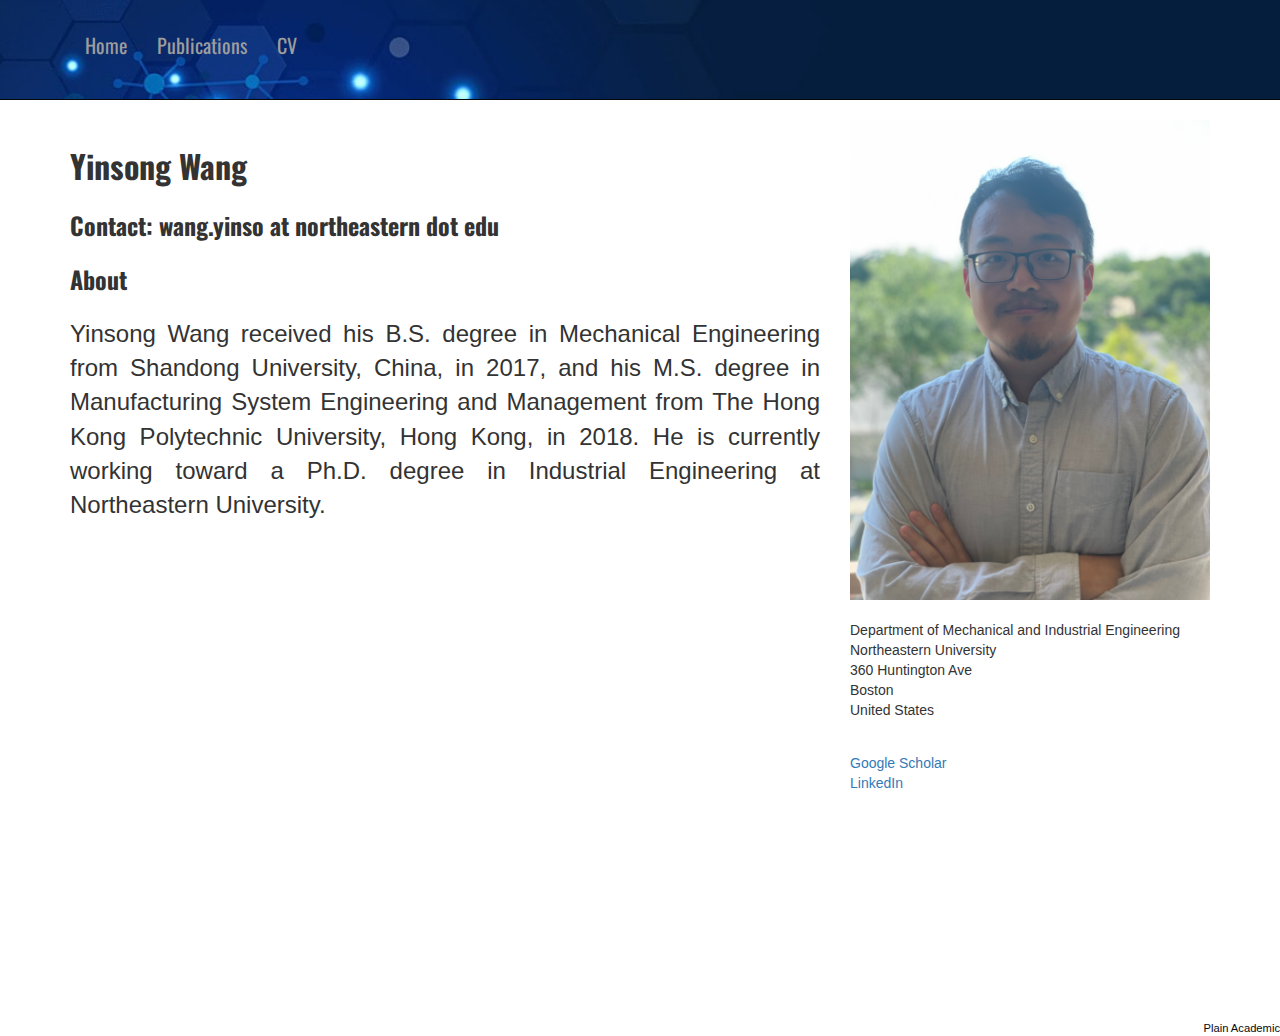
<file: index.html>
<!DOCTYPE html>
<!--
    Plain-Academic by Vasilios Mavroudis
    Released under the Simplified BSD License/FreeBSD (2-clause) License.
    https://github.com/mavroudisv/plain-academic
-->

<html lang="en">
<head>
  <title>Yinsong Wang</title>
  <meta charset="utf-8">
  <meta name="viewport" content="width=device-width, initial-scale=1">
  <link rel="stylesheet" href="https://maxcdn.bootstrapcdn.com/bootstrap/3.3.6/css/bootstrap.min.css">
  <script src="https://ajax.googleapis.com/ajax/libs/jquery/1.12.0/jquery.min.js"></script>
  <script src="https://maxcdn.bootstrapcdn.com/bootstrap/3.3.6/js/bootstrap.min.js"></script>
  <link href='https://fonts.googleapis.com/css?family=Oswald:700' rel='stylesheet' type='text/css'>

  <style>
    /* Navigation bar styles */
    .navbar {
      width: 100%; /* Set the desired width, e.g., 100% to span the entire viewport width */
      height: 100px; /* Set the desired height, e.g., 200px */
      background-image: url('background.jpg'); /* Replace 'your-background-image.jpg' with the path to your background image */
      background-size: contain;
      background-repeat: no-repeat;
      background-attachment: fixed;
      padding: 20px 0; /* Add some padding to the top and bottom */
    }
    

    .navbar-brand {
      font-size: 36px; /* Increase the font size for the brand/logo */
      font-family: 'Oswald', sans-serif; /* Use your preferred font-family */
      color: #0a0707; /* Text color */
    }
  
    .navbar-nav > li > a {
      font-size: 20px; /* Increase the font size for the navigation links */
      font-family: 'Oswald', sans-serif; /* Use your preferred font-family */
      color: #070505; /* Text color */
    }
  
    .navbar-toggle {
      background-color: #0a0909; /* Color of the toggle button */
    }
  
    .navbar-toggle .icon-bar {
      background-color: #07090c; /* Color of the toggle button's bars */
    }
  </style>

</head>
<body>


<!-- Navigation -->
	<nav class="navbar navbar-inverse navbar-static-top" role="navigation">
	  <div class="container">
		<div class="navbar-header">
		  <button type="button" class="navbar-toggle collapsed" data-toggle="collapse" data-target="#bs-example-navbar-collapse-1">
						<span class="sr-only">Toggle navigation</span>
						<span class="icon-bar"></span>
						<span class="icon-bar"></span>
						<span class="icon-bar"></span>
					</button>
		</div>

		<!-- Collect the nav links, forms, and other content for toggling -->
		<div class="collapse navbar-collapse" id="bs-example-navbar-collapse-1">
		  <ul class="nav navbar-nav">
				  <li><a href="index.html">Home</a></li>
				  <li><a href="publication.html">Publications</a></li> 
				  <li><a href="cv.pdf">CV</a></li> 
		  </ul>
		</div>
	  </div>
	</nav>
  
  <!-- Page Content -->
    <div class="container">

        <div class="row">

            <!-- Entries Column -->
            <div class="col-md-8" style="height: 100vh;">
                
                
                
                <div style="margin-top:3%; text-align:justify;">
                  <div style="font-family: 'Oswald', sans-serif; font-size: 32px;"><b>Yinsong Wang</b></div><br> 
                  <div style="font-family: 'Oswald', sans-serif; font-size: 24px;"><b>Contact: wang.yinso at northeastern dot edu</b></div><br>  
                  <div style="font-family: 'Oswald', sans-serif; font-size: 24px;"><b>About</b></div><br>           
					<p style="font-size: 24px;">Yinsong Wang received his B.S. degree in Mechanical Engineering from Shandong University, China, in 2017, and his M.S. degree in Manufacturing System Engineering and Management from The Hong Kong Polytechnic University, 
            Hong Kong, in 2018. He is currently working toward a Ph.D. degree in Industrial Engineering at Northeastern University.</p>
					
                </div>
            </div> 

            <!-- Contact Info on the Sidebar -->
            <div class="col-md-4">
              <!-- Main Image -->
              <img class="img-responsive" src="Yinsong.jpg" alt=""><br>
                <p>Department of Mechanical and Industrial Engineering<br>
                Northeastern University<br>
                360 Huntington Ave<br>
                Boston <br>
                United States<br>
                </p>
            </div>
            
            
            <!-- Links on the Sidebar -->
            <div class="col-md-4" style="margin-top:2%">
              <dd><a href="https://scholar.google.com/citations?user=j87QtCAAAAAJ&hl=en">Google Scholar</a></dd> 
              <dd><a href="https://www.linkedin.com/in/yinsong-wang-126838b9?challengeId=AQFhGlMibCMSUwAAAYmYwOeciYEh30wthq7RW2WFlBcPnTkUyChfyclcVHqLfw42Bnbmr3MOeLHCviAKdRGgfUoKKcU5l3u_KQ&submissionId=5251725f-15cf-7517-809e-bab94ed22331&challengeSource=AgE1CQhQqJ7bPQAAAYmYwRBGeojLLRoFOs440HiaRTTDukZ-rfssZ4AnPR3dqbI&challegeType=AgHVhe8D-IvM-wAAAYmYwRBK5OJkjhysSpPONL16UIuPNwqmWxN0PSE&memberId=AgGLeQ7Fa7zxrwAAAYmYwRBNukQ4rUZOO3V-rkRxVft_FPE&recognizeDevice=AgFmxNjWJJZHswAAAYmYwRBRpfc9Wri9FCFMC05EGrhT1MXnEdZz">LinkedIn</a></dd>
            </div>

            
        </div>


    </div>
    <!-- /.container -->
    
    <!-- Other people may like it too! -->
    <a style="color:#07090c;font-size:0.8em; float:right;" href="https://github.com/mavroudisv/plain-academic">Plain Academic</a> 
    
</body>

</html>
</file>
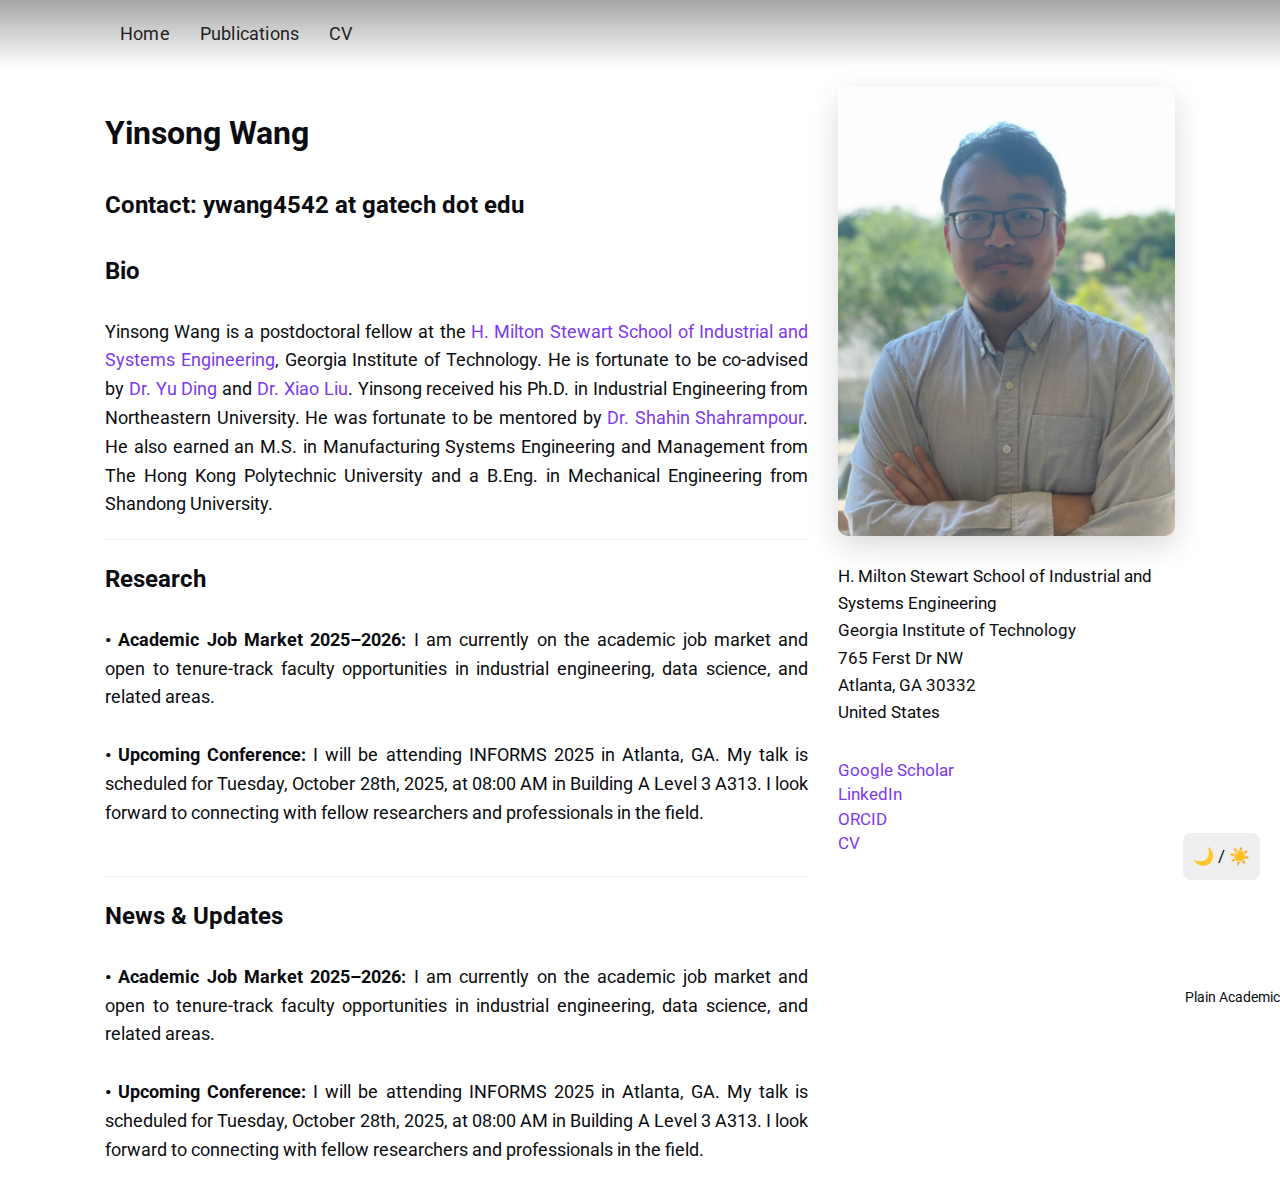
<file: index_2.html>
<!DOCTYPE html>
<!--
    Plain-Academic by Vasilios Mavroudis
    Released under the Simplified BSD License/FreeBSD (2-clause) License.
    https://github.com/mavroudisv/plain-academic
-->

<html lang="en">
<head>
  <title>Yinsong Wang</title>
  <meta charset="utf-8">
  <meta name="viewport" content="width=device-width, initial-scale=1">
  <link rel="stylesheet" href="https://maxcdn.bootstrapcdn.com/bootstrap/3.3.6/css/bootstrap.min.css">
  <script src="https://ajax.googleapis.com/ajax/libs/jquery/1.12.0/jquery.min.js"></script>
  <script src="https://maxcdn.bootstrapcdn.com/bootstrap/3.3.6/js/bootstrap.min.js"></script>
  <link href="https://fonts.googleapis.com/css2?family=Roboto:wght@400;700&display=swap" rel="stylesheet">
  <link rel="stylesheet" href="styles.css">

  <style>
    /* Navigation bar styles */
    .navbar {
      width: 100%; /* Set the desired width, e.g., 100% to span the entire viewport width */
      /*height: 100px; /* Set the desired height, e.g., 200px */
      background-image: url('background.jpg'); /* Replace 'your-background-image.jpg' with the path to your background image */
      background-size: contain;
      background-repeat: no-repeat;
      /* background-attachment: fixed;
      padding: 20px 0; /* Add some padding to the top and bottom */
    }
    

    .navbar-brand {
      font-size: 36px; /* Increase the font size for the brand/logo */
      font-family: 'Oswald', sans-serif; /* Use your preferred font-family */
      color: #0a0707; /* Text color */
    }
  
    .navbar-nav > li > a {
      font-size: 20px; /* Increase the font size for the navigation links */
      font-family: 'Oswald', sans-serif; /* Use your preferred font-family */
      color: #070505; /* Text color */
    }
  
    .navbar-toggle {
      background-color: #0a0909; /* Color of the toggle button */
    }
  
    .navbar-toggle .icon-bar {
      background-color: #07090c; /* Color of the toggle button's bars */
    }
  </style>
</head>
<body>


<!-- Navigation -->
	<nav class="navbar navbar-inverse navbar-static-top" role="navigation">
	  <div class="container">
		<div class="navbar-header">
		  <button type="button" class="navbar-toggle collapsed" data-toggle="collapse" data-target="#bs-example-navbar-collapse-1">
						<span class="sr-only">Toggle navigation</span>
						<span class="icon-bar"></span>
						<span class="icon-bar"></span>
						<span class="icon-bar"></span>
					</button>
		</div>

		<!-- Collect the nav links, forms, and other content for toggling -->
		<div class="collapse navbar-collapse" id="bs-example-navbar-collapse-1">
		  <ul class="nav navbar-nav">
				  <li><a href="index.html">Home</a></li>
				  <li><a href="publication.html">Publications</a></li> 
				  <li><a href="cv.pdf">CV</a></li> 
		  </ul>
		</div>
	  </div>
	</nav>
  
  <!-- Page Content -->
    <div class="container page">

        <div class="row">

            <!-- Entries Column -->
            <div class="col-md-8" style="height: 100vh;">
                
                
                
                <div style="margin-top:3%; text-align:justify;" data-reveal>
                  <div style="font-family: 'Roboto', sans-serif; font-size: 32px;"><b>Yinsong Wang</b></div><br>
                  <div style="font-family: 'Roboto', sans-serif; font-size: 24px;"><b>Contact: ywang4542 at gatech dot edu</b></div><br>  
                  <div style="font-family: 'Roboto', sans-serif; font-size: 24px;"><b>Bio</b></div><br>           
					<p style="font-size: 18px;">
              Yinsong Wang is a postdoctoral fellow at the <a href="https://www.isye.gatech.edu/" target="_blank">H. Milton Stewart School of Industrial and Systems Engineering</a>, Georgia Institute of Technology. 
              He is fortunate to be co-advised by <a href="https://sites.google.com/view/yuding/home" target="_blank">Dr. Yu Ding</a> and <a href="https://sites.google.com/site/liuxiaosite1/" target="_blank">Dr. Xiao Liu</a>. 
              Yinsong received his Ph.D. in Industrial Engineering from Northeastern University. He was fortunate to be mentored by <a href="https://coe.northeastern.edu/people/shahrampour-shahin/" target="_blank">Dr. Shahin Shahrampour</a>. 
              He also earned an M.S. in Manufacturing Systems Engineering and Management from The Hong Kong Polytechnic University and a B.Eng. in Mechanical Engineering from Shandong University.
          </p>
          <hr>
          <div style="font-family: 'Roboto', sans-serif; font-size: 24px;"><b>Research </b></div><br>

          <p style="font-size: 18px;">
            <strong>• Academic Job Market 2025–2026:</strong> I am currently on the academic job market and open to tenure-track faculty opportunities in industrial engineering, data science, and related areas.<br><br>
            <strong>• Upcoming Conference:</strong> I will be attending INFORMS 2025 in Atlanta, GA. My talk is scheduled for Tuesday, October 28th, 2025, at 08:00 AM in Building A Level 3 A313. I look forward to connecting with fellow researchers and professionals in the field.<br><br>
          </p>
          <hr>
          <div style="font-family: 'Roboto', sans-serif; font-size: 24px;"><b>News & Updates</b></div><br>

          <p style="font-size: 18px;">
            <strong>• Academic Job Market 2025–2026:</strong> I am currently on the academic job market and open to tenure-track faculty opportunities in industrial engineering, data science, and related areas.<br><br>
            <strong>• Upcoming Conference:</strong> I will be attending INFORMS 2025 in Atlanta, GA. My talk is scheduled for Tuesday, October 28th, 2025, at 08:00 AM in Building A Level 3 A313. I look forward to connecting with fellow researchers and professionals in the field.<br><br>
          </p>					
                </div>
            </div> 

            <!-- Contact Info on the Sidebar -->
            <div class="col-md-4" data-reveal>
              <!-- Main Image -->
              <img class="img-responsive" src="Yinsong.jpg" alt=""><br>
                <p>H. Milton Stewart School of Industrial and Systems Engineering<br>
                Georgia Institute of Technology<br>
                765 Ferst Dr NW<br>
                Atlanta, GA 30332<br>
                United States<br>
                </p>
            </div>
            
            
            <!-- Links on the Sidebar -->
            <div class="col-md-4" style="margin-top:2%">
              <dd><a href="https://scholar.google.com/citations?user=j87QtCAAAAAJ&hl=en">Google Scholar</a></dd> 
              <dd><a href="https://www.linkedin.com/in/yinsong-wang-126838b9/">LinkedIn</a></dd>
              <dd><a href="https://orcid.org/0000-0001-8232-5586">ORCID</a></dd>
              <dd><a href="cv.pdf">CV</a></dd>
            </div>

            
        </div>


    </div>
    <!-- /.container -->
    
    <!-- Other people may like it too! -->
    <a style="color:#07090c;font-size:0.8em; float:right;" href="https://github.com/mavroudisv/plain-academic">Plain Academic</a> 
    <script src="app.js"></script>
    <script>
      const toggle = document.createElement('button');
      toggle.textContent = '🌙 / ☀️';
      toggle.style.position = 'fixed';
      toggle.style.bottom = '20px';
      toggle.style.right = '20px';
      toggle.style.padding = '10px';
      toggle.style.borderRadius = '8px';
      toggle.style.border = 'none';
      toggle.style.cursor = 'pointer';
      document.body.appendChild(toggle);

      toggle.addEventListener('click', () => {
        document.body.classList.toggle('dark-mode');
        document.body.classList.toggle('light-mode');
        const mode = document.body.classList.contains('dark-mode') ? 'dark' : 'light';
        localStorage.setItem('mode', mode);
      });

      // remember preference
      const saved = localStorage.getItem('mode');
      if (saved) document.body.classList.add(saved + '-mode');
    </script>
</body>

</html>
</file>
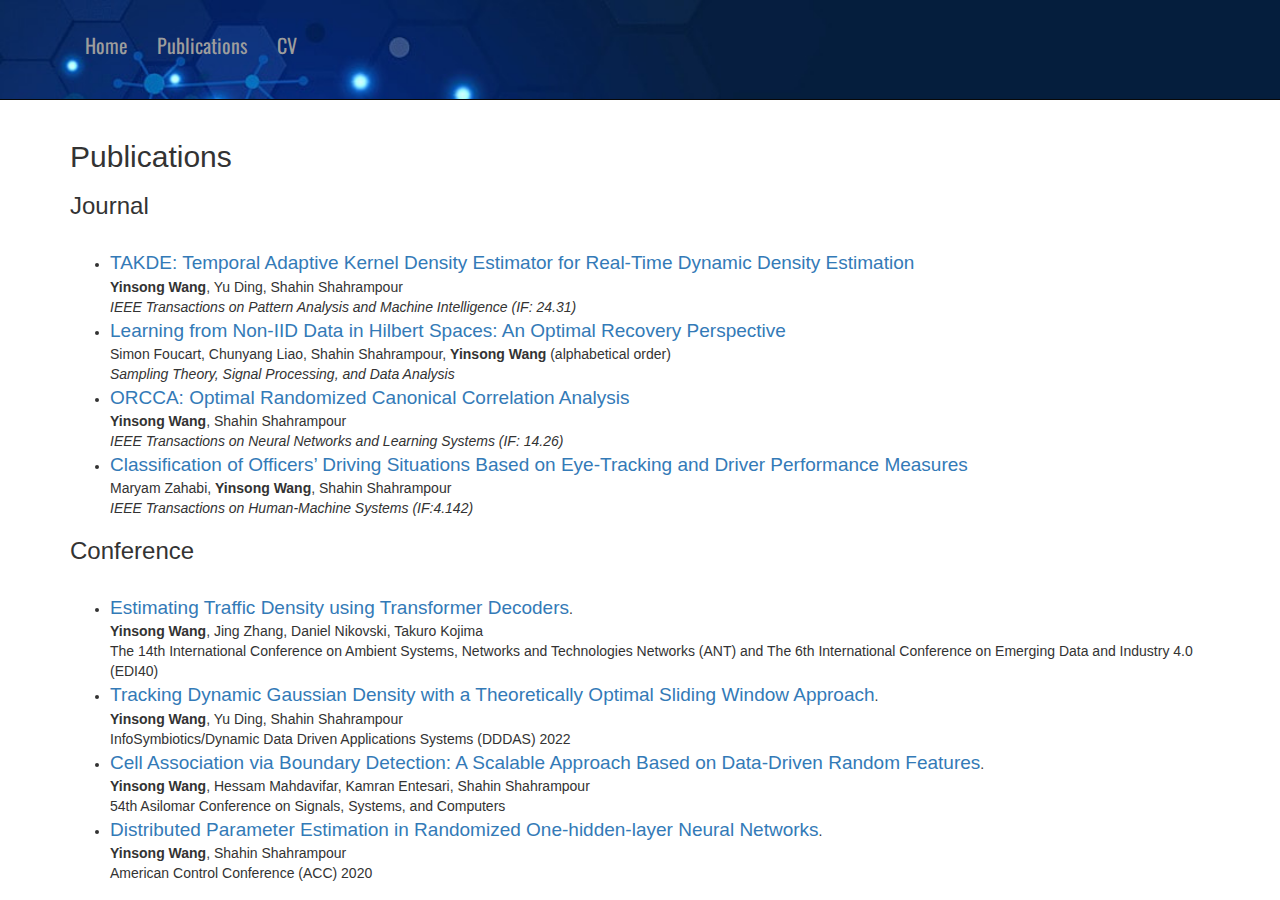
<file: publication.html>
<!DOCTYPE html>
<html lang="en">
<head>
  
  <title>Yinsong Wang - Publications</title>
  <meta charset="utf-8">
  <meta name="viewport" content="width=device-width, initial-scale=1">
  <link rel="stylesheet" href="https://maxcdn.bootstrapcdn.com/bootstrap/3.3.6/css/bootstrap.min.css">
  <script src="https://ajax.googleapis.com/ajax/libs/jquery/1.12.0/jquery.min.js"></script>
  <script src="https://maxcdn.bootstrapcdn.com/bootstrap/3.3.6/js/bootstrap.min.js"></script>
  <link href='https://fonts.googleapis.com/css?family=Oswald:700' rel='stylesheet' type='text/css'>

  <style>
    /* Navigation bar styles */
    .navbar {
      width: 100%; /* Set the desired width, e.g., 100% to span the entire viewport width */
      height: 100px; /* Set the desired height, e.g., 200px */
      background-image: url('background.jpg'); /* Replace 'your-background-image.jpg' with the path to your background image */
      background-size: contain;
      background-repeat: no-repeat;
      background-attachment: fixed;
      padding: 20px 0; /* Add some padding to the top and bottom */
    }
    

    .navbar-brand {
      font-size: 36px; /* Increase the font size for the brand/logo */
      font-family: 'Oswald', sans-serif; /* Use your preferred font-family */
      color: #0a0707; /* Text color */
    }
  
    .navbar-nav > li > a {
      font-size: 20px; /* Increase the font size for the navigation links */
      font-family: 'Oswald', sans-serif; /* Use your preferred font-family */
      color: #070505; /* Text color */
    }
  
    .navbar-toggle {
      background-color: #0a0909; /* Color of the toggle button */
    }
  
    .navbar-toggle .icon-bar {
      background-color: #07090c; /* Color of the toggle button's bars */
    }

    li.paper a {
  font-size: 19px; /* Adjust the font size to your preference */
    }
  </style>

</head>
<body>


  <!-- Navigation -->
  <nav class="navbar navbar-inverse navbar-static-top" role="navigation">
	  <div class="container">
		<div class="navbar-header">
		  <button type="button" class="navbar-toggle collapsed" data-toggle="collapse" data-target="#bs-example-navbar-collapse-1">
						<span class="sr-only">Toggle navigation</span>
						<span class="icon-bar"></span>
						<span class="icon-bar"></span>
						<span class="icon-bar"></span>
					</button>
		</div>

		<!-- Collect the nav links, forms, and other content for toggling -->
		<div class="collapse navbar-collapse" id="bs-example-navbar-collapse-1">
		  <ul class="nav navbar-nav">
				  <li><a href="index.html">Home</a></li>
				  <li><a href="publication.html">Publications</a></li> 
				  <li><a href="cv.pdf">CV</a></li> 
		  </ul>
		</div>
	  </div>
	</nav>

  <!-- Page Content -->
  <div class="container">
    <div class="row">
      <!-- Publications -->
      <div class="col-md-12">
        <h2>Publications</h2>
        <!-- Your publications content goes here -->
        <h3>Journal</h3><br/>
        <ul>
          <!-- Include your publication list here -->
          <li class="paper"><a href="https://ieeexplore.ieee.org/abstract/document/10190133">TAKDE: Temporal Adaptive Kernel Density Estimator for Real-Time Dynamic Density Estimation</a> 
            <br> <strong>Yinsong Wang</strong>, Yu Ding, Shahin Shahrampour
            <br> <em>IEEE Transactions on Pattern Analysis and Machine Intelligence (IF: 24.31)</em>
          </li>
          <li class="paper"><a href="https://link.springer.com/article/10.1007/s43670-022-00022-w">Learning from Non-IID Data in Hilbert Spaces: An Optimal Recovery Perspective</a> 
            <br>Simon Foucart, Chunyang Liao, Shahin Shahrampour, <strong>Yinsong Wang</strong> (alphabetical order)
            <br> <em>Sampling Theory, Signal Processing, and Data Analysis</em>
          </li>
          <li class="paper"><a href="https://ieeexplore.ieee.org/abstract/document/9614652">ORCCA: Optimal Randomized Canonical Correlation Analysis</a> 
            <br> <strong>Yinsong Wang</strong>, Shahin Shahrampour
            <br> <em>IEEE Transactions on Neural Networks and Learning Systems (IF: 14.26)</em>
          </li>
        <li class="paper"><a href="https://ieeexplore.ieee.org/abstract/document/9474957">Classification of Officers’ Driving Situations Based on Eye-Tracking and Driver Performance Measures</a> 
          <br>Maryam Zahabi, <strong>Yinsong Wang</strong>, Shahin Shahrampour
          <br> <em>IEEE Transactions on Human-Machine Systems (IF:4.142)</em>
        </li>
        </ul>
        <h3>Conference</h3><br/>
        <ul>
          <!-- Include your conference publications here -->
            <li class="paper"><a href="https://www.sciencedirect.com/science/article/pii/S1877050923006786">Estimating Traffic Density using Transformer Decoders</a>. 
              <br> <strong>Yinsong Wang</strong>, Jing Zhang, Daniel Nikovski, Takuro Kojima
              <br> The 14th International Conference on Ambient Systems, Networks and Technologies Networks (ANT) and The 6th International Conference on Emerging Data and Industry 4.0 (EDI40)
            </li>
            <li class="paper"><a href="#">Tracking Dynamic Gaussian Density with a Theoretically Optimal Sliding Window Approach</a>. 
              <br> <strong>Yinsong Wang</strong>, Yu Ding, Shahin Shahrampour
              <br> InfoSymbiotics/Dynamic Data Driven Applications Systems (DDDAS) 2022
            </li>
            <li class="paper"><a href="https://ieeexplore.ieee.org/abstract/document/9443511">Cell Association via Boundary Detection: A Scalable Approach Based on Data-Driven Random Features</a>. 
              <br> <strong>Yinsong Wang</strong>, Hessam Mahdavifar, Kamran Entesari, Shahin Shahrampour
              <br> 54th Asilomar Conference on Signals, Systems, and Computers
            </li>
            <li class="paper"><a href="https://ieeexplore.ieee.org/abstract/document/9147254">Distributed Parameter Estimation in Randomized One-hidden-layer Neural Networks</a>. 
              <br> <strong>Yinsong Wang</strong>, Shahin Shahrampour
              <br> American Control Conference (ACC) 2020
            </li>
        </ul>
      </div>
    </div>
  </div>
</body>
</html>
</file>
<file: styles.css>
/* ===== Base Theme Tokens ===== */
:root {
  --bg: #0b0c10;
  --fg: #e5e7eb;
  --muted: #9aa3af;
  --brand: #7c3aed;
  --brand-2: #a78bfa;
  --card: rgba(255,255,255,0.04);
  --card-border: rgba(255,255,255,0.07);
  --radius: 16px;
  --shadow-1: 0 10px 30px rgba(0,0,0,.15);

  --space-1: .5rem; --space-2: 1rem; --space-3: 1.5rem; --space-4: 2rem; --space-5: 3rem;
  --maxw: 1100px;

  --heading: "Roboto", system-ui, -apple-system, Segoe UI, Roboto, "Helvetica Neue", Arial, sans-serif;
  --body: "Roboto", system-ui, -apple-system, Segoe UI, Roboto, "Helvetica Neue", Arial, sans-serif;

}

@media (prefers-color-scheme: light) {
  :root {
    --bg:#ffffff;
    --fg:#0b0c10;
    --muted:#6b7280;
    --card: rgba(0,0,0,0.03);
    --card-border: rgba(0,0,0,0.06);
  }
}

html, body {
  background: var(--bg);
  color: var(--fg);
  font-family: var(--body);
  text-rendering: optimizeLegibility;
  -webkit-font-smoothing: antialiased;
  font-size: 17px;
  line-height: 1.6;
}

/* Constrain Bootstrap container for nicer line length */
.container {
  max-width: var(--maxw);
}

/* ===== Navbar Polish ===== */
.navbar.navbar-inverse {
  background: linear-gradient(180deg, rgba(0,0,0,0.35), rgba(0,0,0,0)) , var(--bg);
  border: none;
  box-shadow: none;
  height: auto; /* override inline height */
  padding: .5rem 0;
}
.navbar a,
.navbar .navbar-brand,
.navbar .navbar-nav>li>a {
  color: var(--fg) !important;
  font-family: var(--heading);
  letter-spacing: .2px;
}
.navbar .navbar-nav>li>a {
  font-size: 18px;
  opacity: .9;
  transition: opacity .2s ease, transform .2s ease;
}
.navbar .navbar-nav>li>a:hover { opacity: 1; transform: translateY(-1px); }
.navbar .navbar-brand { font-size: 28px; }

/* Optional: remove the big background image strip look */
.navbar {
  background-size: cover;
  background-repeat: no-repeat;
  background-attachment: scroll;
}

/* ===== Headings ===== */
h1, h2, h3, .h1, .h2, .h3 {
  font-family: var(--heading);
  line-height: 1.15;
}
h1, .h1 { font-size: clamp(28px, 4vw, 42px); margin: var(--space-3) 0 var(--space-2); }
h2, .h2 { font-size: clamp(22px, 3vw, 32px); margin: var(--space-3) 0 var(--space-2); }
h3, .h3 { font-size: clamp(18px, 2.5vw, 24px); margin: var(--space-2) 0 var(--space-1); }
h2::after { content:""; display:block; width:56px; height:3px; margin-top:.4rem;
            background: linear-gradient(90deg, var(--brand), var(--brand-2)); border-radius:2px; }

/* ===== “Page” wrapper for transitions ===== */
.page {
  opacity: 0;
  transform: translateY(8px);
  transition: opacity .45s ease, transform .45s ease;
}
.page.is-visible {
  opacity: 1;
  transform: translateY(0);
}
@media (prefers-reduced-motion: reduce) {
  .page { transition: none; transform: none; opacity: 1;}
}

/* ===== Cards & Lists ===== */
.card {
  background: var(--card);
  border: 1px solid var(--card-border);
  border-radius: var(--radius);
  box-shadow: var(--shadow-1);
  padding: var(--space-3);
}
.card + .card { margin-top: var(--space-3); }

a { color: var(--brand); }
a:hover { color: var(--brand-2); text-decoration: none; }

/* Publications list -> clean, readable cards */
.pub-list { list-style: none; padding: 0; margin: 0; }
.pub-list li {
  background: var(--card);
  border: 1px solid var(--card-border);
  border-radius: calc(var(--radius) - 4px);
  padding: var(--space-3);
  margin: 0 0 var(--space-2) 0;
}
.pub-list li a { font-size: 18px; font-weight: 600; }
.pub-list em { color: var(--muted); }

/* Sidebar image polish */
.img-responsive {
  border-radius: calc(var(--radius) - 6px);
  box-shadow: var(--shadow-1);
}

/* Utility spacing */
.mt-1{margin-top:var(--space-1)} .mt-2{margin-top:var(--space-2)} .mt-3{margin-top:var(--space-3)} .mt-4{margin-top:var(--space-4)}
.mb-1{margin-bottom:var(--space-1)} .mb-2{margin-bottom:var(--space-2)} .mb-3{margin-bottom:var(--space-3)} .mb-4{margin-bottom:var(--space-4)}


/* ===== Manual Theme Overrides ===== */
body.light-mode {
  --bg: #ffffff;
  --fg: #0b0c10;
  --muted: #6b7280;
  --card: rgba(0,0,0,0.03);
  --card-border: rgba(0,0,0,0.06);
}

body.dark-mode {
  --bg: #202124;
  --fg: #e8eaed;
  --muted: #9aa3af;
  --card: rgba(255,255,255,0.04);
  --card-border: rgba(255,255,255,0.07);
}
</file>
